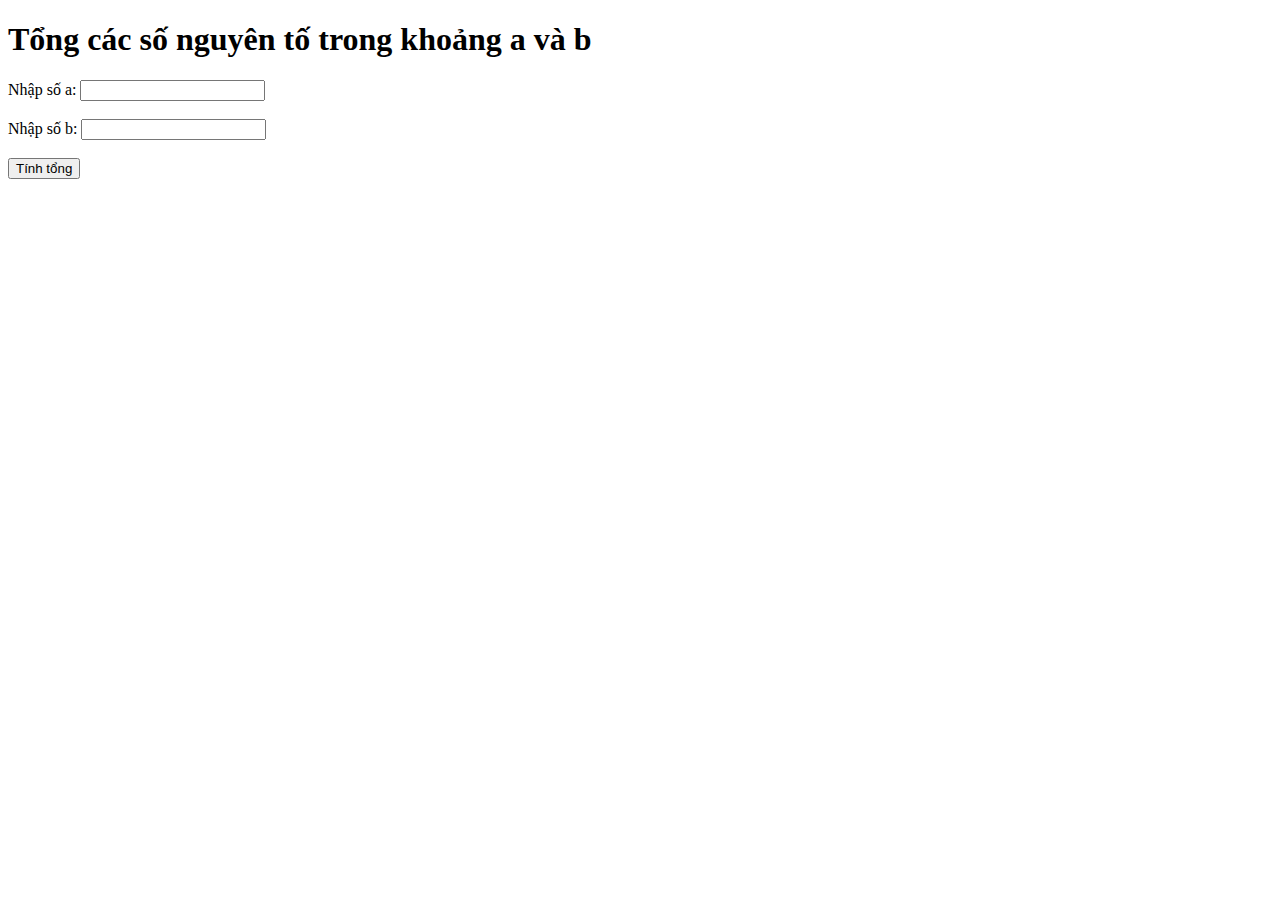
<file: index.html>
<!DOCTYPE html>
<html lang="en">

<head>
    <meta charset="UTF-8">
    <meta http-equiv="X-UA-Compatible" content="IE=edge">
    <meta name="viewport" content="width=device-width, initial-scale=1.0">
    <title>Bài 01</title>
</head>

<body>
    <h1>Tổng các số nguyên tố trong khoảng a và b</h1>
    <form>
        <label for="number1">Nhập số a:</label>
        <input type="number" id="number1" name="number1"><br><br>

        <label for="number2">Nhập số b:</label>
        <input type="number" id="number2" name="number2"><br><br>

        <input type="button" value="Tính tổng" onclick="Sum()">
    </form>
    <p id="result"></p>

    <script>

        function Sum() {
            var number1 = document.getElementById("number1").value;
            var number2 = document.getElementById("number2").value;
            if (number1 === "" || number2 === "") {
                alert("Vui lòng nhập đầy đủ thông tin");
                return;
            }
            number1 = parseInt(number1);
            number2 = parseInt(number2);
            if (number1 > number2) {
                var temp = number1;
                number1 = number2;
                number2 = temp;
            }
            var sum = 0;
            for (var i = number1; i <= number2; i++) {
                if (isPrime(i)) {
                    sum += i;
                }
            }
            if (sum > 0) {
                document.getElementById("result").innerHTML = "Tổng các số nguyên tố trong khoảng từ " + number1 + " đến " + number2 + " là " + sum;
            } else {
                document.getElementById("result").innerHTML = "Không có số nguyên tố trong khoảng từ " + number1 + " đến " + number2;
            }
        }

        function isPrime(number) {
            if (number < 2) {
                return false;
            }
            for (var i = 2; i <= Math.sqrt(number); i++) {
                if (number % i === 0) {
                    return false;
                }
            }
            return true;
        }
    </script>
</body>

</html>
</body>

</html>
</file>
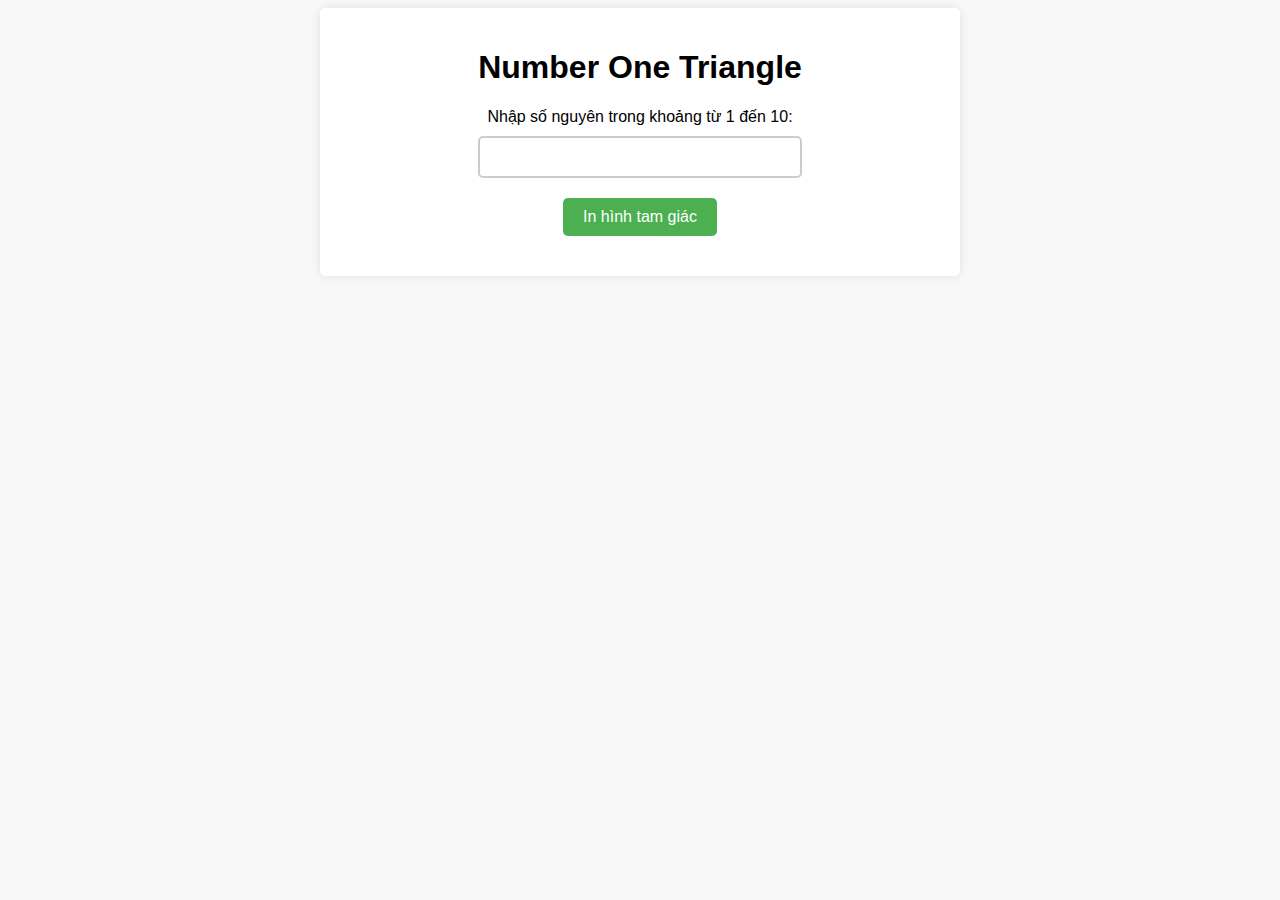
<file: bai2.html>
<!DOCTYPE html>
<html lang="en">

<head>
    <meta charset="UTF-8">
    <meta http-equiv="X-UA-Compatible" content="IE=edge">
    <meta name="viewport" content="width=device-width, initial-scale=1.0">
    <title>Document</title>
</head>

<body>
    <html>

    <head>
        <title>Number One Triangle</title>
        <style>
            body {
                font-family: Arial, sans-serif;
                background-color: #f8f8f8;
            }

            .container {
                max-width: 600px;
                margin: 0 auto;
                padding: 20px;
                background-color: #fff;
                border-radius: 5px;
                box-shadow: 0 0 10px rgba(0, 0, 0, 0.1);
            }

            h1 {
                text-align: center;
            }

            form {
                display: flex;
                flex-direction: column;
                align-items: center;
            }

            label {
                margin-bottom: 10px;
            }

            input {
                padding: 10px;
                border: 2px solid #ccc;
                border-radius: 5px;
                font-size: 16px;
                width: 100%;
                max-width: 300px;
                margin-bottom: 20px;
            }

            button {
                padding: 10px 20px;
                background-color: #4CAF50;
                color: #fff;
                border: none;
                border-radius: 5px;
                font-size: 16px;
                cursor: pointer;
            }

            button:hover {
                background-color: #3e8e41;
            }

            #result {
                margin-top: 20px;
                font-size: 18px;
                font-weight: bold;
                text-align: center;
            }
        </style>
    </head>

    <body>
        <div class="container">
            <h1>Number One Triangle</h1>
            <form>
                <label for="number">Nhập số nguyên trong khoảng từ 1 đến 10:</label>
                <input type="number" id="number" name="number" min="1" max="10" required>
                <button type="button" onclick="numberOneTriangle()">In hình tam giác</button>
            </form>
            <div id="result"></div>
        </div>
        <script>
            function numberOneTriangle() {
                var n = document.getElementById("number").value;
                if (n < 1 || n > 10 || !Number.isInteger(parseInt(n))) {
                    document.getElementById("result").innerHTML = "Vui lòng nhập số nguyên trong khoảng từ 1 đến 10.";
                    return;
                }
                var output = "";
                for (var i = 1; i <= n; i++) {
                    var row = "";
                    for (var j = 1; j <= i; j++) {
                        row += "*";
                    }
                    output += row + "<br>";
                }
                document.getElementById("result").innerHTML = output;
            }
        </script>
    </body>

    </html>
</file>
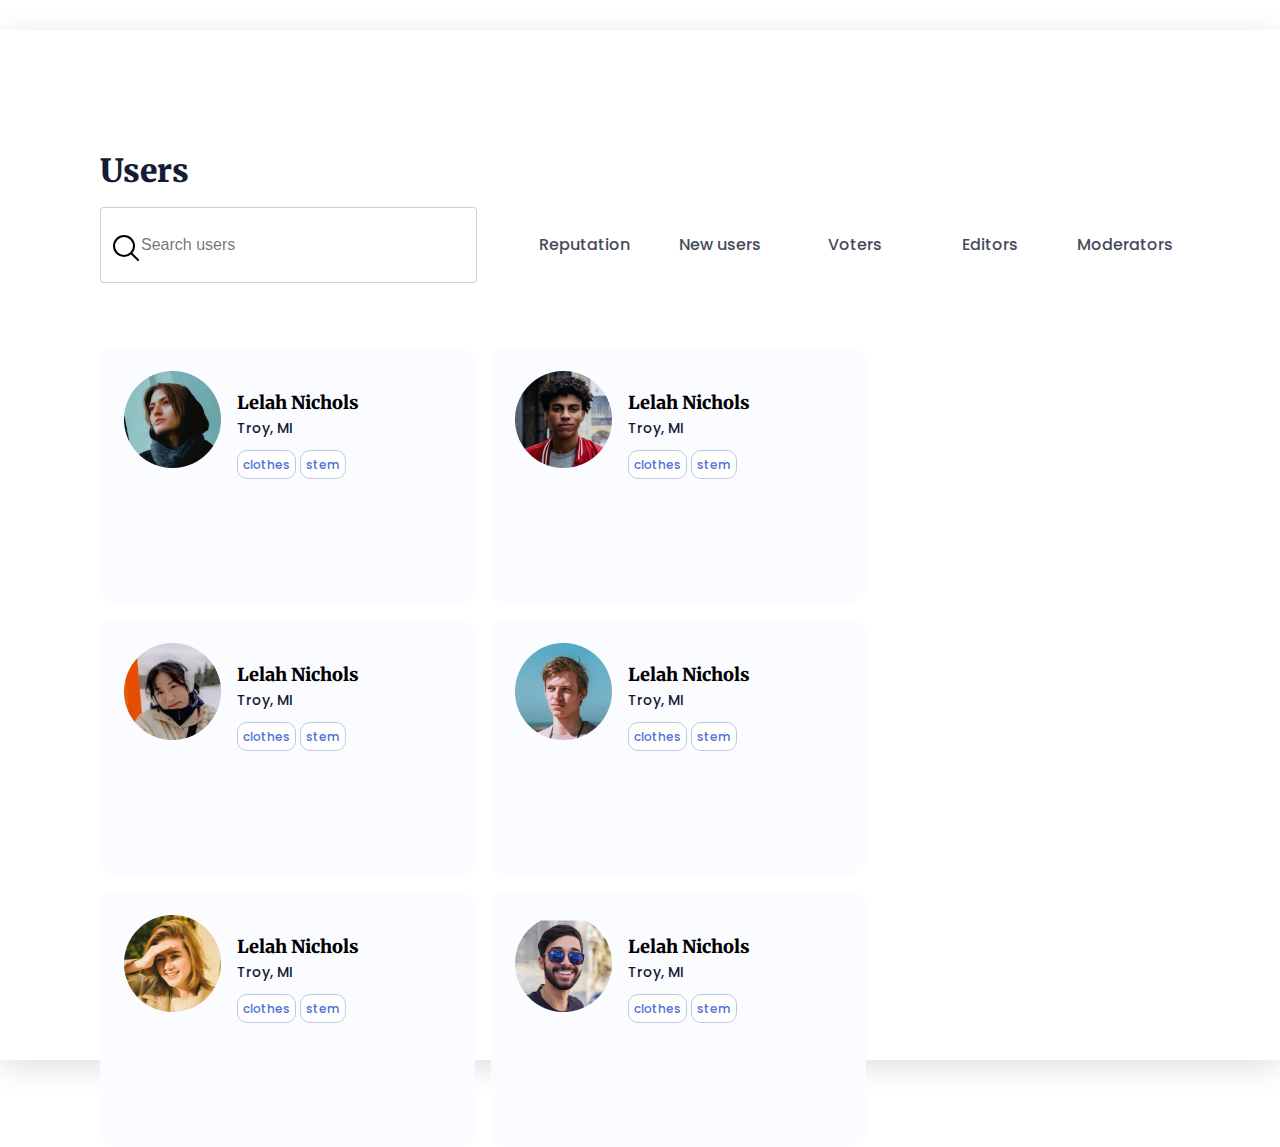
<file: bai3.html>
<!DOCTYPE html>
<html lang="en">
<head>
    <meta charset="UTF-8">
    <meta http-equiv="X-UA-Compatible" content="IE=edge">
    <meta name="viewport" content="width=device-width, initial-scale=1.0">
    <title>Bai 3</title>
    <link rel="stylesheet" href="./bai3.css">
    <link rel="preconnect" href="https://fonts.googleapis.com">
    <link rel="preconnect" href="https://fonts.gstatic.com" crossorigin>
    <link href="https://fonts.googleapis.com/css2?family=Merriweather:wght@900&family=Poppins:wght@400;500&display=swap" rel="stylesheet">
</head>
<body>
    <section class="container">
        <h1>Users</h1>
        <div class="nav-bar">
            <div class="input-icon">
                <input type="text" class="form-control" placeholder="Search users"
                />
                <svg id="search-icon" style="width: 32px; height: 32px;" xmlns="http://www.w3.org/2000/svg" fill="none" viewBox="0 0 24 24" stroke-width="1.5" stroke="currentColor" class="w-6 h-6">
                    <path style="width: 32px; height: 32px;" stroke-linecap="round" stroke-linejoin="round" d="M21 21l-5.197-5.197m0 0A7.5 7.5 0 105.196 5.196a7.5 7.5 0 0010.607 10.607z" />
                </svg>
            </div>
            <nav>
                <ul class="nav nav-icon">
                    <li class="nav-item"><a>Reputation</a>
                    </li>
                    <li class="nav-item"><a>New users</a>
                    </li>
                    <li class="nav-item"><a>Voters</a>
                    </li>
                    <li class="nav-item"><a>Editors</a>
                    </li>
                    <li class="nav-item"><a>Moderators</a>
                    </li>
                </ul>
            </nav>
        </div>
        <div class="card">
            <div class="card-item">
                <img style="width: 97px; height: 97px;" src="./img/Ellipse 1.png" alt="">
                <div class="info">
                    <h5>Lelah Nichols</h5>
                    <h6>Troy, MI</h6>
                    <span>clothes</span>
                    <span>stem</span>
                </div>
            </div>
            <div class="card-item">
                <img style="width: 97px; height: 97px;" src="./img/Ellipse 1 (1).png" alt="">
                <div class="info">
                    <h5>Lelah Nichols</h5>
                    <h6>Troy, MI</h6>
                    <span>clothes</span>
                    <span>stem</span>
                </div>
            </div>
            <div class="card-item">
                <img style="width: 97px; height: 97px;" src="./img/Ellipse 1 (2).png" alt="">
                <div class="info">
                    <h5>Lelah Nichols</h5>
                    <h6>Troy, MI</h6>
                    <span>clothes</span>
                    <span>stem</span>
                </div>
            </div>
            <div class="card-item">
                <img style="width: 97px; height: 97px;" src="./img/Ellipse 1 (3).png" alt="">
                <div class="info">
                    <h5>Lelah Nichols</h5>
                    <h6>Troy, MI</h6>
                    <span>clothes</span>
                    <span>stem</span>
                </div>
            </div>
            <div class="card-item">
                <img style="width: 97px; height: 97px;" src="./img/Ellipse 1 (4).png" alt="">
                <div class="info">
                    <h5>Lelah Nichols</h5>
                    <h6>Troy, MI</h6>
                    <span>clothes</span>
                    <span>stem</span>
                </div>
            </div>
            <div class="card-item">
                <img style="width: 97px; height: 97px;" src="./img/Ellipse 1 (5).png" alt="">
                <div class="info">
                    <h5>Lelah Nichols</h5>
                    <h6>Troy, MI</h6>
                    <span>clothes</span>
                    <span>stem</span>
                </div>
            </div>
        </div>
    </section>
</body>
</html>
</file>
<file: bai3.css>
body {
    margin: 0;
    padding: 0;
    box-sizing: border-box;
}
.container {
    /* min-width: 1213px; */
    max-width: 1213px;
    height: 830px;
    margin: 0 auto;
    box-shadow: rgba(100, 100, 111, 0.2) 0px 7px 29px 0px;
    font-family: 'IBM Plex Sans', sans-serif;
    padding: 100px 100px;
    margin-top: 30px;
}
h1 {
    font-family: 'Merriweather', serif;
    font-weight: 900;
    font-size: 32px;
    line-height: 40px;
    color: #151B32;
}
.nav-bar {
    display: flex;
    justify-content: space-between;
    align-items: center;
    height: 64px;
}
.input-icon {
    position: relative
}
#search-icon {
    position: absolute;
    top: 25px;
    left: 10px;
    margin-right: 10px;
}
.input-icon input {
    background: #FFFFF;
    border: 1px solid rgba(18, 18, 18, 0.2);
    border-radius: 4px;
    width: 327px;
    height: 50px; 
} 

.input-icon input[type=text] {
    font-family: 'IBM Plex Sans', sans-serif;
    font-weight: 500;
    font-size: 16px;
    padding: 12px 8px 12px 40px;
    cursor: pointer;
    color: #151B32;
}
::placeholder {
    width: 214.97px;
    height: 50px;
} 
input::-webkit-input-placeholder {
    color: rgba(18, 18, 18, 0.6) !important;
}
.nav-icon   {
    display: flex;
    /* width: 115px;
    height: 56px; */
}
.nav-item {
    /* width: 31.88px;
    height: 32px; */
    display: flex;
    justify-content: space-between;
    align-items: center;
}
.nav-item a {
    font-family: 'Poppins', sans-serif;
    font-style: normal;
    font-weight: 500;
    font-size: 16px;
    line-height: 24px;
    color: #151B32;
    opacity: 0.8;
    width: 115px;
    height: 56px;
    margin: 0 10px;
    cursor: pointer;
    display: flex;
    align-items: center;
    justify-content: center;
}
.nav-item a:hover {
    background: #849FFF;
    border-radius: 8px;
    color: #FFFFFF;
    justify-content: center;
    align-items: center;
    padding: 16px;
    gap: 8px;
    display: flex;
}
.card {
    margin: 70px 0 100px 0;
    display: flex;
    flex-wrap: wrap;
    gap: 16px;
}
.card-item {
    display: flex;
    gap: 16px;
    width: 327px;
    height: 208px;
    padding: 24px;
    background: #FBFCFF;
    border-radius: 16px;
}
.card-item:hover {
    box-shadow: 0px 8px 23px rgba(218, 224, 249, 0.7);
    border: 1px solid #BFC8E6;
}
h5 {
font-family: 'Merriweather', serif;
font-style: normal;
font-weight: 900;
font-size: 18px;
line-height: 23px;
margin-bottom: 4px;
margin-top: 20px;
}
h6 {
font-family: 'Poppins', sans-serif;
font-style: normal;
font-weight: 500;
font-size: 14px;
line-height: 21px;
color: #151B32;
margin: 0 0 16px 0;
}
span {
    border: 1px solid #BFC8E6;
    border-radius: 10px; 
    width: 51px;
    height: 22px;      
    background: #FFFFFF;
    font-family: 'Poppins', sans-serif;
    font-style: normal;
    font-weight: 500;
    font-size: 12px;
    line-height: 18px;
    color: #516FD5;
    padding: 5px;

}
</file>
